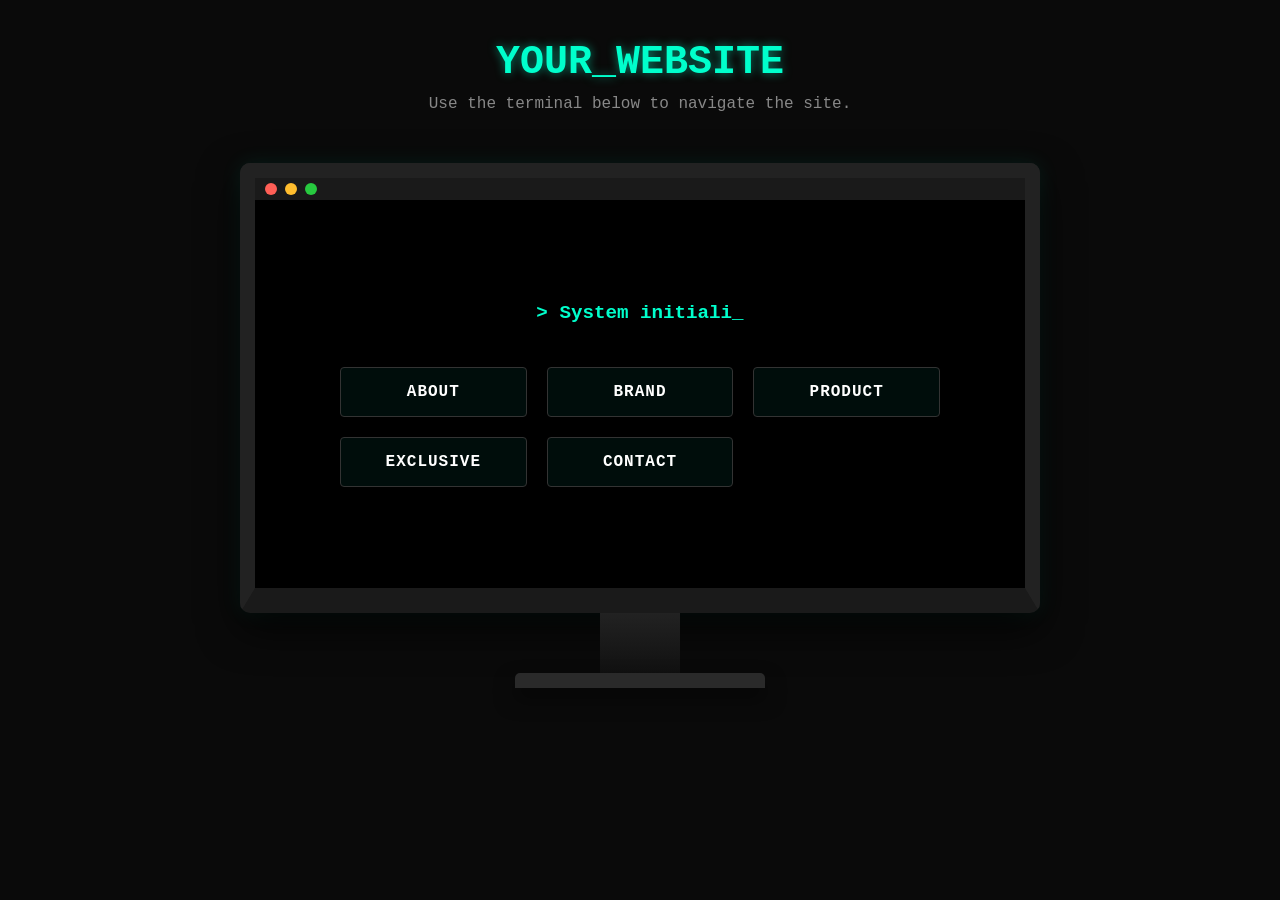
<file: index.html>
<!DOCTYPE html>
<html lang="en">
<head>
    <meta charset="UTF-8">
    <meta name="viewport" content="width=device-width, initial-scale=1.0">
    <title>Home | PC Hub</title>
    <link rel="stylesheet" href="style.css">
    <link rel="icon" type="png/img" href="image.png">
</head>
<body>
    <header>
        <h1 class="logo">YOUR_WEBSITE</h1>
        <p class="subtitle">Use the terminal below to navigate the site.</p>
    </header>

    <main>
        <div class="computer-setup">
            <div class="monitor">
                <div class="screen">
                    <div class="terminal-header">
                        <span class="dot red"></span>
                        <span class="dot yellow"></span>
                        <span class="dot green"></span>
                    </div>
                    <div class="screen-content">
                        <h2 class="boot-text"></h2>
                        <div class="screen-menu">
                            <a href="about.html" class="screen-btn">About</a>
                            <a href="brand.html" class="screen-btn">Brand</a>
                            <a href="product.html" class="screen-btn">Product</a>
                            <a href="exclusive.html" class="screen-btn">Exclusive</a>
                            <a href="contact.html" class="screen-btn">Contact</a>
                        </div>
                    </div>
                </div>
            </div>
            <div class="stand"></div>
            <div class="base"></div>
        </div>
    </main>

    <script src="script.js"></script>
</body>
</html>
</file>
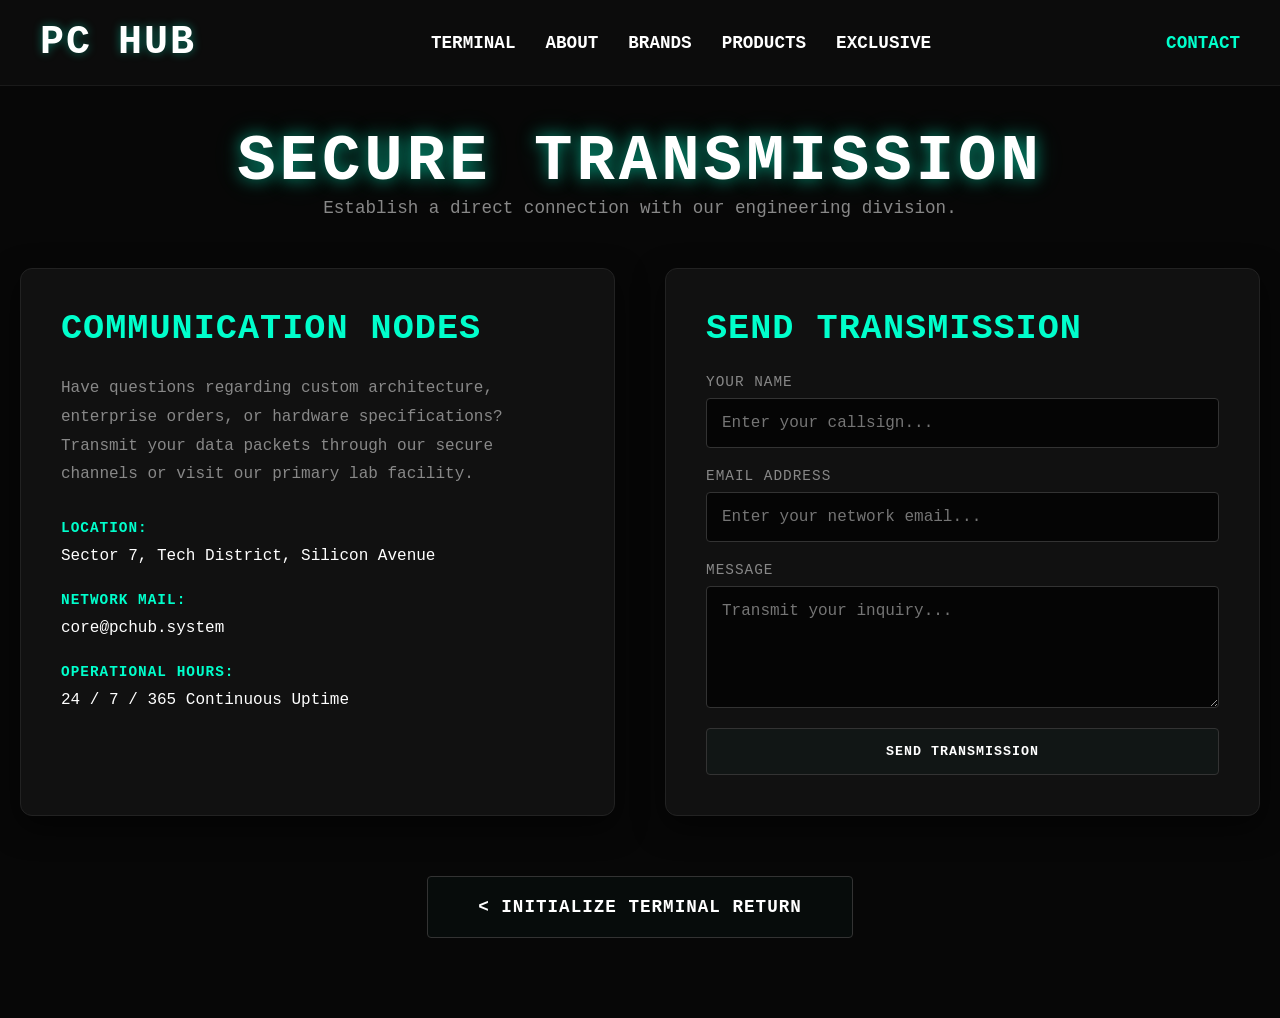
<file: contact.html>
<!DOCTYPE html>
<html lang="en">
<head>
    <meta charset="UTF-8">
    <meta name="viewport" content="width=device-width, initial-scale=1.0">
    <title>Contact | PC Hub</title>
    <link rel="stylesheet" href="contact.css">
    <link rel="icon" type="png/img" href="image.png">
</head>
<body class="store-layout">
    
    <nav class="store-nav">
        <div class="nav-left">
            <h1 class="logo">PC HUB</h1>
        </div>
        <div class="nav-center">
            <a href="index.html" class="nav-link">Terminal</a>
            <a href="about.html" class="nav-link">About</a>
            <a href="brand.html" class="nav-link">Brands</a>
            <a href="product.html" class="nav-link">Products</a>
            <a href="exclusive.html" class="nav-link">Exclusive</a>
        </div>
        <div class="nav-right">
            <a href="contact.html" class="nav-link" style="color: var(--neon-cyan);">Contact</a>
        </div>
    </nav>

    <main class="store-main">
        <div class="store-header">
            <h2 class="mega-glow">SECURE TRANSMISSION</h2>
            <p class="subtitle">Establish a direct connection with our engineering division.</p>
        </div>

        <div class="contact-container">
            <div class="contact-info-box">
                <h3 class="cyan-text">Communication Nodes</h3>
                <p>Have questions regarding custom architecture, enterprise orders, or hardware specifications? Transmit your data packets through our secure channels or visit our primary lab facility.</p>
                
                <div class="contact-details">
                    <div class="detail-item">
                        <strong>LOCATION:</strong>
                        <p>Sector 7, Tech District, Silicon Avenue</p>
                    </div>
                    <div class="detail-item">
                        <strong>NETWORK MAIL:</strong>
                        <p>core@pchub.system</p>
                    </div>
                    <div class="detail-item">
                        <strong>OPERATIONAL HOURS:</strong>
                        <p>24 / 7 / 365 Continuous Uptime</p>
                    </div>
                </div>
            </div>

            <div class="contact-form-box">
                <h3 class="cyan-text">Send Transmission</h3>
                <form id="contact-form">
                    <div class="form-group">
                        <label for="name">Your Name</label>
                        <input type="text" id="name" placeholder="Enter your callsign...">
                    </div>
                    <div class="form-group">
                        <label for="email">Email Address</label>
                        <input type="email" id="email" placeholder="Enter your network email...">
                    </div>
                    <div class="form-group">
                        <label for="message">Message</label>
                        <textarea id="message" rows="5" placeholder="Transmit your inquiry..."></textarea>
                    </div>
                    <button type="submit" class="screen-btn checkout-btn">SEND TRANSMISSION</button>
                </form>
            </div>
        </div>

        <div class="back-link-wrapper-large" style="margin-top: 60px;">
            <a href="index.html" class="screen-btn giant-btn">< Initialize Terminal Return</a>
        </div>
    </main>

    <div class="notification-modal" id="notification-modal">
        <div class="notification-content">
            <h3 id="notification-title">SYSTEM ALERT</h3>
            <p id="notification-text">Please fill in all fields before transmitting.</p>
            <button class="screen-btn" id="notification-close">ACKNOWLEDGE</button>
        </div>
    </div>
    <div class="overlay" id="notification-overlay"></div>

    <script src="contact.js"></script>
</body>
</html>
</file>
<file: style.css>
* {
    margin: 0;
    padding: 0;
    box-sizing: border-box;
    font-family: 'Courier New', Courier, monospace;
}

body {
    background-color: #0a0a0a;
    color: #00ffcc;
    display: flex;
    flex-direction: column;
    align-items: center;
    min-height: 100vh;
}

header {
    text-align: center;
    padding: 40px 20px 20px;
}

.logo {
    font-size: 2.5rem;
    text-shadow: 0 0 10px rgba(0, 255, 204, 0.5);
    margin-bottom: 10px;
}

.subtitle {
    color: #888;
}

.computer-setup {
    margin-top: 30px;
    display: flex;
    flex-direction: column;
    align-items: center;
}

.monitor {
    width: 800px;
    height: 450px;
    background: #111;
    border: 15px solid #222;
    border-bottom: 25px solid #1a1a1a;
    border-radius: 10px;
    box-shadow: 0 15px 40px rgba(0, 0, 0, 0.8), 0 0 20px rgba(0, 255, 204, 0.1);
    display: flex;
    flex-direction: column;
}

.screen {
    background: #000;
    width: 100%;
    height: 100%;
    overflow: hidden;
    position: relative;
    display: flex;
    flex-direction: column;
}

.terminal-header {
    background: #1a1a1a;
    padding: 5px 10px;
    display: flex;
    gap: 8px;
}

.dot {
    width: 12px;
    height: 12px;
    border-radius: 50%;
}
.red { background: #ff5f56; }
.yellow { background: #ffbd2e; }
.green { background: #27c93f; }

.screen-content {
    padding: 30px;
    flex: 1;
    display: flex;
    flex-direction: column;
    justify-content: center;
    align-items: center;
}

.boot-text {
    margin-bottom: 40px;
    font-size: 1.2rem;
    color: #00ffcc;
    height: 25px;
}

.screen-menu {
    display: grid;
    grid-template-columns: repeat(3, 1fr);
    gap: 20px;
    width: 100%;
    max-width: 600px;
}

.screen-btn {
    text-decoration: none;
    color: #fff;
    border: 1px solid #333;
    padding: 15px;
    text-align: center;
    border-radius: 4px;
    text-transform: uppercase;
    font-weight: bold;
    letter-spacing: 1px;
    transition: 0.3s;
    background: rgba(0, 255, 204, 0.05);
}

.screen-btn:hover {
    border-color: #00ffcc;
    box-shadow: 0 0 15px rgba(0, 255, 204, 0.4), inset 0 0 10px rgba(0, 255, 204, 0.2);
    color: #00ffcc;
    transform: translateY(-2px);
}

.stand {
    width: 80px;
    height: 60px;
    background: linear-gradient(to bottom, #222, #111);
}

.base {
    width: 250px;
    height: 15px;
    background: #2a2a2a;
    border-radius: 5px 5px 0 0;
    box-shadow: 0 10px 20px rgba(0,0,0,0.5);
}

.cursor {
    animation: blink 1s infinite;
}

@keyframes blink {
    0%, 100% { opacity: 1; }
    50% { opacity: 0; }
}
</file>
<file: contact.css>
:root {
    --bg-dark: #070707;
    --panel-dark: #111111;
    --neon-cyan: #00ffcc;
    --text-light: #ffffff;
    --text-muted: #888888;
    --border-dark: #222222;
    --font-mono: 'Courier New', Courier, monospace;
}

* {
    margin: 0;
    padding: 0;
    box-sizing: border-box;
    font-family: var(--font-mono);
}

body {
    background-color: var(--bg-dark);
    color: var(--text-light);
    display: flex;
    flex-direction: column;
    align-items: center;
    min-height: 100vh;
    overflow-x: hidden;
}

body.store-layout {
    display: block;
    align-items: stretch;
}

a {
    text-decoration: none;
}

header {
    text-align: center;
    padding: 50px 20px 30px;
    width: 100%;
}

.logo {
    font-size: 2.5rem;
    color: var(--text-light);
    text-shadow: 0 0 10px rgba(0, 255, 204, 0.4);
    margin: 0;
    letter-spacing: 2px;
}

.subtitle {
    color: var(--text-muted);
    font-size: 1.1rem;
}

.screen-btn {
    color: var(--text-light);
    border: 1px solid #333;
    padding: 15px 20px;
    text-align: center;
    border-radius: 4px;
    text-transform: uppercase;
    font-weight: bold;
    letter-spacing: 1px;
    background: rgba(0, 255, 204, 0.02);
    transition: all 0.3s ease;
    cursor: pointer;
    display: inline-block;
}

.screen-btn:hover {
    border-color: var(--neon-cyan);
    box-shadow: 0 0 15px rgba(0, 255, 204, 0.3), inset 0 0 10px rgba(0, 255, 204, 0.1);
    color: var(--neon-cyan);
    transform: translateY(-2px);
}

.computer-setup {
    margin-top: 20px;
    display: flex;
    flex-direction: column;
    align-items: center;
    width: 100%;
    max-width: 900px;
    padding: 0 20px;
}

.monitor {
    width: 100%;
    max-width: 800px;
    aspect-ratio: 16 / 9;
    background: var(--panel-dark);
    border: 12px solid #1a1a1a;
    border-bottom: 25px solid #151515;
    border-radius: 12px;
    box-shadow: 0 20px 50px rgba(0, 0, 0, 0.9), 0 0 20px rgba(0, 255, 204, 0.05);
    display: flex;
    flex-direction: column;
    position: relative;
}

.screen {
    background: #020202;
    width: 100%;
    height: 100%;
    overflow: hidden;
    display: flex;
    flex-direction: column;
}

.terminal-header {
    background: #111;
    padding: 8px 12px;
    display: flex;
    gap: 8px;
    border-bottom: 1px solid #222;
}

.dot {
    width: 12px;
    height: 12px;
    border-radius: 50%;
}
.red { background: #ff5f56; }
.yellow { background: #ffbd2e; }
.green { background: #27c93f; }

.screen-content {
    padding: 40px 20px;
    flex: 1;
    display: flex;
    flex-direction: column;
    align-items: center;
    justify-content: center;
}

.boot-text {
    font-size: 1.2rem;
    color: var(--neon-cyan);
    height: 30px;
    margin-bottom: 40px;
    text-align: center;
}

.screen-menu {
    display: grid;
    grid-template-columns: repeat(auto-fit, minmax(140px, 1fr));
    gap: 15px;
    width: 100%;
    max-width: 600px;
}

.stand {
    width: 100px;
    height: 50px;
    background: linear-gradient(to bottom, #1a1a1a, #0f0f0f);
    border-left: 2px solid #222;
    border-right: 2px solid #222;
}

.base {
    width: 300px;
    height: 15px;
    background: #1a1a1a;
    border-radius: 5px 5px 0 0;
    border-top: 1px solid #333;
    box-shadow: 0 10px 20px rgba(0,0,0,0.8);
}

.cursor {
    animation: blink 1s infinite;
}

@keyframes blink {
    0%, 100% { opacity: 1; }
    50% { opacity: 0; }
}

.about-header {
    background: linear-gradient(180deg, rgba(10,10,10,1) 0%, rgba(7,7,7,1) 100%);
    border-bottom: 1px solid var(--border-dark);
}

.mega-glow {
    font-size: clamp(2rem, 5vw, 4rem);
    letter-spacing: 4px;
    color: var(--text-light);
    text-shadow: 0 0 15px rgba(0, 255, 204, 0.5), 0 0 30px rgba(0, 255, 204, 0.2);
}

.about-container-large {
    max-width: 1200px;
    width: 100%;
    padding: 60px 20px;
    display: flex;
    flex-direction: column;
    gap: 80px;
}

.about-block {
    display: flex;
    align-items: center;
    gap: 60px;
    background: var(--panel-dark);
    padding: 50px;
    border-radius: 12px;
    border: 1px solid var(--border-dark);
    box-shadow: 0 15px 40px rgba(0,0,0,0.6);
    position: relative;
}

.reverse-block {
    flex-direction: row-reverse;
}

.about-block::before {
    content: '';
    position: absolute;
    top: 0;
    left: 0;
    width: 4px;
    height: 100%;
    background: var(--neon-cyan);
    box-shadow: 0 0 15px var(--neon-cyan);
    border-radius: 12px 0 0 12px;
}

.reverse-block::before {
    left: auto;
    right: 0;
    border-radius: 0 12px 12px 0;
}

.about-text-content {
    flex: 1;
}

.cyan-text {
    color: var(--neon-cyan);
    font-size: 2.2rem;
    margin-bottom: 25px;
    text-transform: uppercase;
    letter-spacing: 1px;
}

.about-text-content p {
    color: #a0a0a0;
    font-size: 1.1rem;
    line-height: 1.8;
    margin-bottom: 20px;
}

.about-image-large {
    flex: 1;
    border-radius: 8px;
    overflow: hidden;
    border: 1px solid #333;
    position: relative;
}

.about-image-large img {
    width: 100%;
    height: 100%;
    object-fit: cover;
    display: block;
    transition: transform 0.5s ease;
}

.about-image-large:hover img {
    transform: scale(1.05);
}

.features-grid {
    display: grid;
    grid-template-columns: repeat(auto-fit, minmax(300px, 1fr));
    gap: 30px;
    width: 100%;
}

.feature-card {
    background: #0c0c0c;
    border: 1px solid var(--border-dark);
    padding: 40px 30px;
    border-radius: 8px;
    transition: all 0.4s ease;
    position: relative;
    overflow: hidden;
}

.feature-card:hover {
    border-color: var(--neon-cyan);
    box-shadow: 0 10px 30px rgba(0, 255, 204, 0.05);
    transform: translateY(-5px);
}

.feature-card .icon {
    font-size: 3.5rem;
    color: transparent;
    -webkit-text-stroke: 1px #333;
    font-weight: 900;
    position: absolute;
    top: 10px;
    right: 20px;
    transition: all 0.4s ease;
    opacity: 0.5;
}

.feature-card:hover .icon {
    color: var(--neon-cyan);
    -webkit-text-stroke: 0px;
    opacity: 1;
    text-shadow: 0 0 20px rgba(0, 255, 204, 0.4);
    transform: scale(1.1) rotate(-5deg);
}

.feature-card h3 {
    color: var(--text-light);
    font-size: 1.4rem;
    margin-bottom: 15px;
    text-transform: uppercase;
    position: relative;
    z-index: 2;
}

.feature-card p {
    color: var(--text-muted);
    line-height: 1.6;
    font-size: 1rem;
    position: relative;
    z-index: 2;
}

.back-link-wrapper-large {
    text-align: center;
    margin-top: 20px;
    padding-bottom: 40px;
}

.giant-btn {
    padding: 20px 50px;
    font-size: 1.1rem;
}

.store-nav {
    display: flex;
    justify-content: space-between;
    align-items: center;
    padding: 20px 40px;
    background: #0c0c0c;
    border-bottom: 1px solid #1a1a1a;
    width: 100%;
}

.nav-center {
    display: flex;
    gap: 30px;
}

.nav-link {
    color: var(--text-light);
    font-size: 1.1rem;
    font-weight: bold;
    text-transform: uppercase;
    transition: color 0.3s;
}

.nav-link:hover {
    color: var(--neon-cyan);
}

.store-main {
    max-width: 1400px;
    width: 100%;
    margin: 0 auto;
    padding: 40px 20px;
}

.store-header {
    text-align: center;
    margin-bottom: 50px;
}

.products-grid {
    display: grid;
    grid-template-columns: repeat(4, 1fr);
    gap: 30px;
    width: 100%;
    align-items: stretch;
}

.product-card {
    background: var(--panel-dark);
    border: 1px solid var(--border-dark);
    border-radius: 8px;
    padding: 20px;
    text-align: center;
    transition: all 0.3s ease;
    display: flex;
    flex-direction: column;
}

.product-card:hover {
    border-color: var(--neon-cyan);
    box-shadow: 0 5px 20px rgba(0, 255, 204, 0.1);
    transform: translateY(-5px);
}

.product-img {
    width: 100%;
    height: 220px;
    margin-bottom: 20px;
    border-radius: 4px;
    overflow: hidden;
    background: #050505;
}

.product-img img {
    width: 100%;
    height: 100%;
    object-fit: contain;
}

.product-info {
    display: flex;
    flex-direction: column;
    flex: 1;
}

.product-info h3 {
    font-size: 1.2rem;
    margin-bottom: 10px;
    color: var(--text-light);
}

.product-price {
    color: var(--neon-cyan);
    font-size: 1.4rem;
    font-weight: bold;
    margin-bottom: 20px;
    margin-top: auto;
}

.add-to-cart-btn {
    width: 100%;
    padding: 12px;
    font-size: 1rem;
}

.exclusive-grid {
    display: grid;
    grid-template-columns: repeat(3, 1fr);
    gap: 40px;
    width: 100%;
}

.exclusive-card {
    background: var(--panel-dark);
    border: 1px solid var(--border-dark);
    border-radius: 12px;
    overflow: hidden;
    display: flex;
    flex-direction: column;
    transition: all 0.4s ease;
    box-shadow: 0 10px 30px rgba(0,0,0,0.6);
}

.exclusive-card:hover {
    border-color: var(--neon-cyan);
    box-shadow: 0 15px 40px rgba(0, 255, 204, 0.15);
    transform: translateY(-8px);
}

.exclusive-img {
    width: 100%;
    height: 250px;
    overflow: hidden;
    position: relative;
}

.exclusive-img img {
    width: 100%;
    height: 100%;
    object-fit: cover;
    transition: transform 0.5s ease;
}

.exclusive-card:hover .exclusive-img img {
    transform: scale(1.08);
}

.exclusive-content {
    padding: 30px;
    display: flex;
    flex-direction: column;
    flex: 1;
}

.exclusive-content h3 {
    color: var(--text-light);
    font-size: 1.5rem;
    margin-bottom: 15px;
    letter-spacing: 1px;
}

.exclusive-desc {
    color: var(--text-muted);
    font-size: 1rem;
    line-height: 1.7;
    margin-bottom: 25px;
    flex: 1;
}

.exclusive-specs {
    display: flex;
    flex-wrap: wrap;
    gap: 10px;
    border-top: 1px solid var(--border-dark);
    padding-top: 20px;
}

.exclusive-specs span {
    background: rgba(0, 255, 204, 0.05);
    border: 1px solid rgba(0, 255, 204, 0.2);
    color: var(--neon-cyan);
    padding: 6px 12px;
    border-radius: 4px;
    font-size: 0.8rem;
    font-weight: bold;
    letter-spacing: 1px;
}

/* =========================================
   8. КОНТАКТЫ И ФОРМА (CONTACT PAGE)
========================================= */
.contact-container {
    display: grid;
    grid-template-columns: 1fr 1fr;
    gap: 50px;
    width: 100%;
}

.contact-info-box, .contact-form-box {
    background: var(--panel-dark);
    border: 1px solid var(--border-dark);
    padding: 40px;
    border-radius: 12px;
    box-shadow: 0 10px 30px rgba(0,0,0,0.6);
}

.contact-info-box p {
    color: var(--text-muted);
    line-height: 1.8;
    margin-bottom: 30px;
}

.contact-details {
    display: flex;
    flex-direction: column;
    gap: 20px;
}

.detail-item strong {
    color: var(--neon-cyan);
    font-size: 0.9rem;
    letter-spacing: 1px;
}

.detail-item p {
    color: var(--text-light);
    margin: 5px 0 0 0;
}

.contact-form-box h3 {
    margin-bottom: 25px;
}

.form-group {
    display: flex;
    flex-direction: column;
    gap: 8px;
    margin-bottom: 20px;
}

.form-group label {
    color: var(--text-muted);
    font-size: 0.9rem;
    letter-spacing: 1px;
    text-transform: uppercase;
}

.form-group input, 
.form-group textarea {
    background: #050505;
    border: 1px solid #333;
    padding: 15px;
    border-radius: 4px;
    color: var(--text-light);
    font-family: var(--font-mono);
    font-size: 1rem;
    outline: none;
    transition: all 0.3s ease;
}

.form-group input:focus, 
.form-group textarea:focus {
    border-color: var(--neon-cyan);
    box-shadow: 0 0 10px rgba(0, 255, 204, 0.2);
}

.notification-modal {
    position: fixed;
    top: 50%;
    left: 50%;
    transform: translate(-50%, -50%) scale(0.9);
    background: #111;
    border: 2px solid var(--neon-cyan);
    padding: 40px;
    border-radius: 12px;
    z-index: 1001;
    width: 90%;
    max-width: 450px;
    text-align: center;
    box-shadow: 0 0 40px rgba(0,0,0,0.9), 0 0 20px rgba(0, 255, 204, 0.2);
    opacity: 0;
    pointer-events: none;
    transition: all 0.3s ease;
}

.notification-modal.active {
    transform: translate(-50%, -50%) scale(1);
    opacity: 1;
    pointer-events: auto;
}

.notification-content h3 {
    font-size: 1.5rem;
    margin-bottom: 15px;
    letter-spacing: 1px;
}

.notification-content p {
    color: var(--text-muted);
    font-size: 1.05rem;
    line-height: 1.6;
    margin-bottom: 30px;
}

.cart-trigger {
    background: rgba(0, 255, 204, 0.1);
    border: 1px solid var(--neon-cyan);
    padding: 10px 20px;
    border-radius: 4px;
    cursor: pointer;
    display: flex;
    align-items: center;
    gap: 10px;
    transition: all 0.3s ease;
}

.cart-trigger:hover {
    background: rgba(0, 255, 204, 0.2);
    box-shadow: 0 0 15px rgba(0, 255, 204, 0.3);
}

.cart-trigger .icon {
    font-weight: bold;
    font-size: 1.1rem;
    color: var(--neon-cyan);
}

.cart-badge {
    background: var(--neon-cyan);
    color: #000;
    padding: 2px 10px;
    border-radius: 20px;
    font-weight: bold;
}

.cart-sidebar {
    position: fixed;
    top: 0;
    right: -450px;
    width: 450px;
    height: 100vh;
    background: #0a0a0a;
    border-left: 2px solid var(--neon-cyan);
    z-index: 1000;
    transition: right 0.4s ease;
    display: flex;
    flex-direction: column;
    box-shadow: -10px 0 30px rgba(0,0,0,0.8);
}

.cart-sidebar.active {
    right: 0;
}

.cart-sidebar-header {
    padding: 30px;
    border-bottom: 1px solid var(--border-dark);
    display: flex;
    justify-content: space-between;
    align-items: center;
}

.cart-sidebar-header h2 {
    color: var(--text-light);
    letter-spacing: 2px;
}

.cart-items {
    flex: 1;
    overflow-y: auto;
    padding: 20px;
    display: flex;
    flex-direction: column;
    gap: 15px;
}

.cart-item {
    background: #111;
    border: 1px solid #333;
    padding: 15px;
    display: flex;
    justify-content: space-between;
    align-items: center;
    border-radius: 4px;
}

.cart-item-info h4 {
    color: var(--text-light);
    font-size: 1.1rem;
    margin-bottom: 5px;
}

.cart-item-info p {
    color: var(--neon-cyan);
}

.remove-btn {
    background: none;
    border: none;
    color: #ff5f56;
    font-size: 1.2rem;
    cursor: pointer;
    font-weight: bold;
}

.remove-btn:hover {
    color: #ff0000;
}

.cart-footer {
    padding: 30px;
    border-top: 1px solid var(--border-dark);
}

.cart-total-line {
    display: flex;
    justify-content: space-between;
    font-size: 1.5rem;
    font-weight: bold;
    margin-bottom: 20px;
}

.checkout-btn {
    width: 100%;
}

.overlay {
    position: fixed;
    top: 0;
    left: 0;
    width: 100%;
    height: 100%;
    background: rgba(0,0,0,0.7);
    z-index: 999;
    display: none;
}

.overlay.active {
    display: block;
}

@media (max-width: 1200px) {
    .products-grid {
        grid-template-columns: repeat(3, 1fr);
    }
    .exclusive-grid {
        grid-template-columns: repeat(2, 1fr);
    }
}

@media (max-width: 992px) {
    .about-block, .reverse-block {
        flex-direction: column;
        padding: 30px;
    }
    .products-grid {
        grid-template-columns: repeat(2, 1fr);
    }
    .contact-container {
        grid-template-columns: 1fr;
    }
}

@media (max-width: 768px) {
    .store-nav {
        flex-direction: column;
        gap: 15px;
    }
    .nav-center {
        gap: 15px;
    }
    .cart-sidebar {
        width: 100%;
        right: -100%;
    }
    .products-grid, .exclusive-grid {
        grid-template-columns: 1fr;
    }
}
</file>
